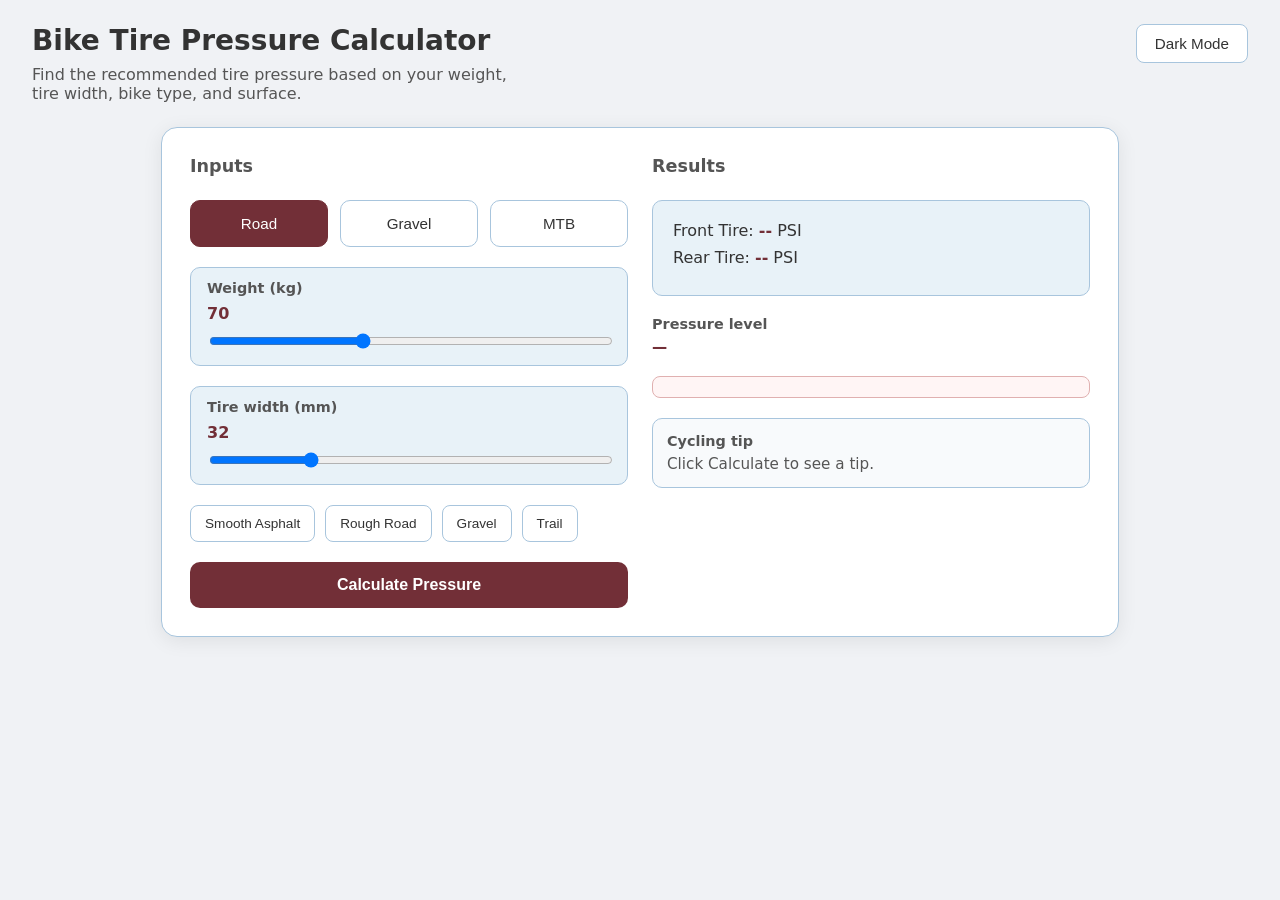
<file: Projects/Bike Tire Pressure Calculator/index.html>
<!DOCTYPE html>
<html>
<head>
  <title>Bike Tire Pressure Calculator</title>
  <link rel="stylesheet" href="style.css">
</head>
<body>

  <header class="header">
    <div class="header-text">
      <h1>Bike Tire Pressure Calculator</h1>
      <p>Find the recommended tire pressure based on your weight, tire width, bike type, and surface.</p>
    </div>
    <button id="darkModeBtn" class="dark-mode-btn" type="button">Dark Mode</button>
  </header>

  <main class="bento-card">
    <section class="left-panel">
      <h2>Inputs</h2>
      <div class="bike-cards">
        <button type="button" class="bike-card" id="bikeRoad">Road</button>
        <button type="button" class="bike-card" id="bikeGravel">Gravel</button>
        <button type="button" class="bike-card" id="bikeMTB">MTB</button>
      </div>
      <div class="slider-block">
        <h3>Weight (kg)</h3>
        <span id="weightValue">70</span>
        <input type="range" id="weightSlider" min="40" max="120" value="70">
      </div>
      <div class="slider-block">
        <h3>Tire width (mm)</h3>
        <span id="widthValue">32</span>
        <input type="range" id="widthSlider" min="23" max="60" value="32">
      </div>
      <div class="surface-buttons">
        <button type="button" class="surface-btn" id="surfaceSmooth">Smooth Asphalt</button>
        <button type="button" class="surface-btn" id="surfaceRough">Rough Road</button>
        <button type="button" class="surface-btn" id="surfaceGravel">Gravel</button>
        <button type="button" class="surface-btn" id="surfaceTrail">Trail</button>
      </div>
      <button type="button" id="calculateBtn" class="calculate-btn">Calculate Pressure</button>
    </section>

    <section class="right-panel">
      <h2>Results</h2>
      <div class="result-area">
        <p>Front Tire: <span id="frontPsi">--</span> PSI</p>
        <p>Rear Tire: <span id="rearPsi">--</span> PSI</p>
      </div>
      <div class="pressure-level-block">
        <h3>Pressure level</h3>
        <p id="pressureLevel">—</p>
      </div>
      <div class="warning-block">
        <p id="warningText"></p>
      </div>
      <div class="tip-block">
        <h3>Cycling tip</h3>
        <p id="tipText">Click Calculate to see a tip.</p>
      </div>
    </section>
  </main>

  <script src="script.js"></script>
</body>
</html>
</file>
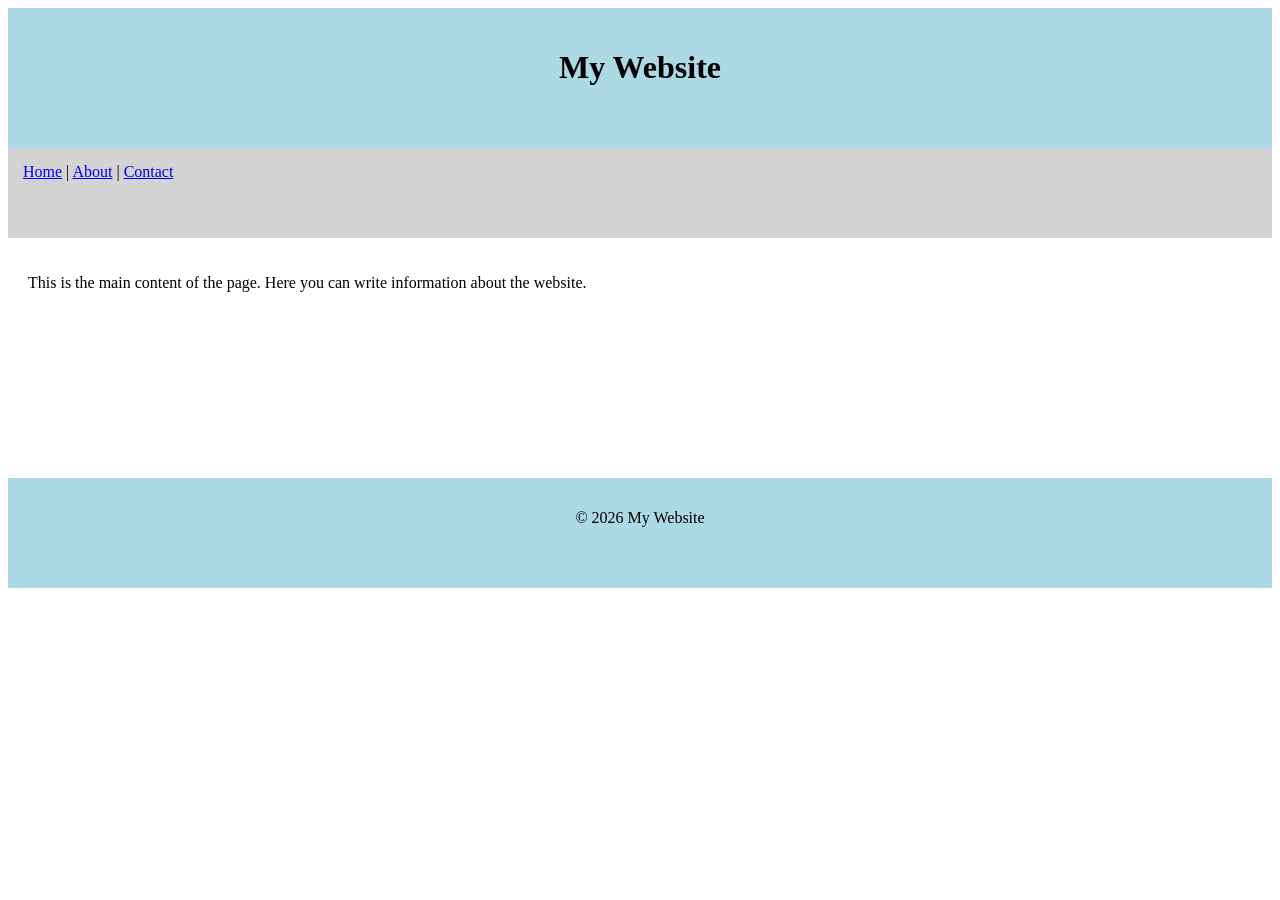
<file: Task 10 - Page Layout & Structure | "HTML Structure".html>
<!DOCTYPE html>
<html>

<head>
    <style>
        header {
            background-color: lightblue;
            padding: 20px;
            text-align: center;
            height: 100px;
        }

        nav {
            background-color: lightgray;
            padding: 15px;
            height: 60px;
        }

        main {
            background-color: white;
            padding: 20px;
            height: 200px;
        }

        footer {
            background-color: lightblue;
            padding: 15px;
            text-align: center;
            height: 80px;
        }
    </style>
</head>

<body>

    <header>
        <h1>My Website</h1>
    </header>

    <nav>
        <a href="#">Home</a> |
        <a href="#">About</a> |
        <a href="#">Contact</a>
    </nav>

    <main>
        <p>
            This is the main content of the page. Here you can write information
            about the website.
        </p>
    </main>

    <footer>
        <p>© 2026 My Website</p>
    </footer>

</body>

</html>
</file>
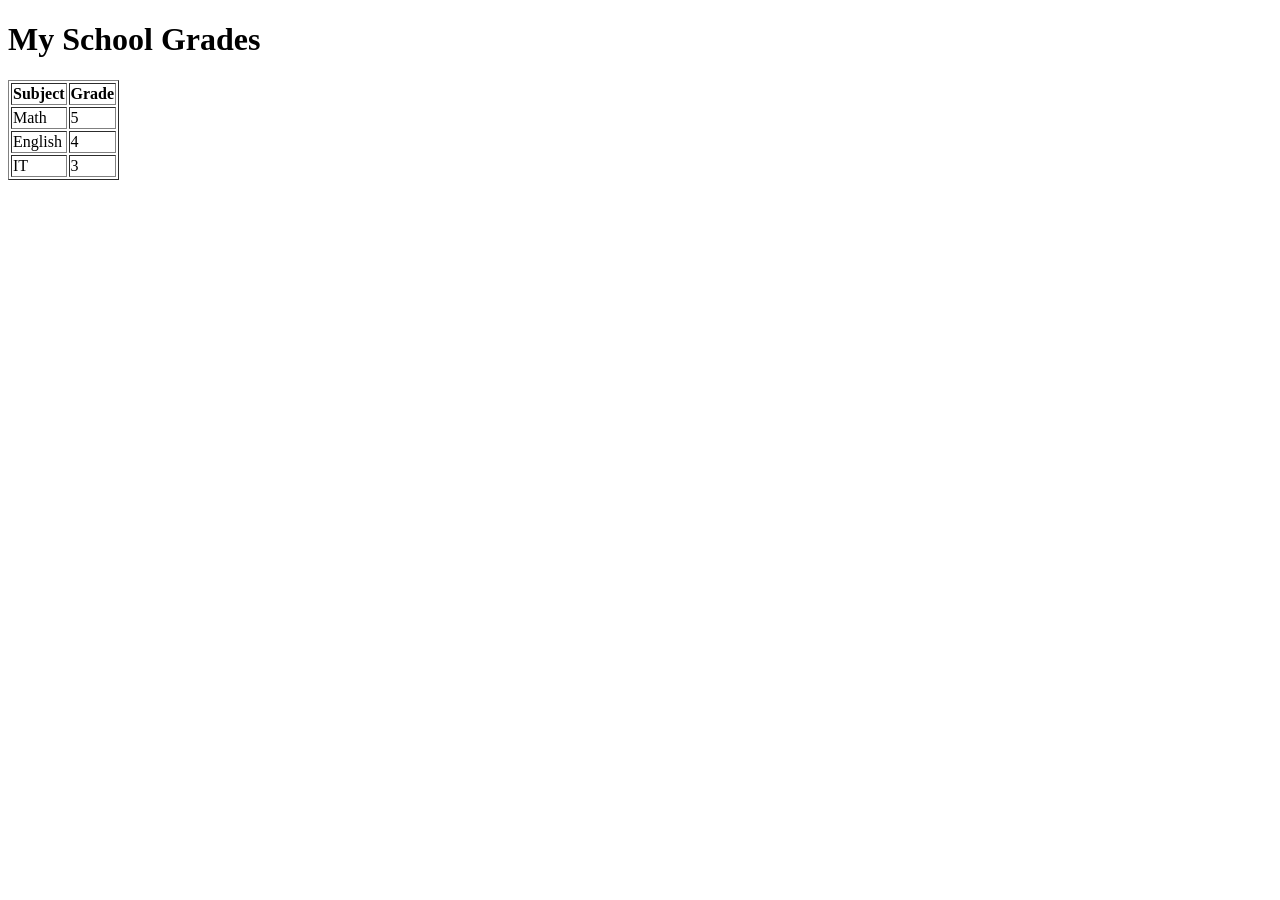
<file: Task 3 - School Grades Table.html>
<!DOCTYPE html>
<html>
<head>
</head>
<body>

    <h1>My School Grades</h1>

    <table border="1">
        <thead>
            <tr>
                <th>Subject</th>
                <th>Grade</th>
            </tr>
        </thead>
        <tbody>
            <tr>
                <td>Math</td>
                <td>5</td>
            </tr>
            <tr>
                <td>English</td>
                <td>4</td>
            </tr>
            <tr>
                <td>IT</td>
                <td>3</td>
            </tr>
        </tbody>
    </table>

</body>
</html>
</file>
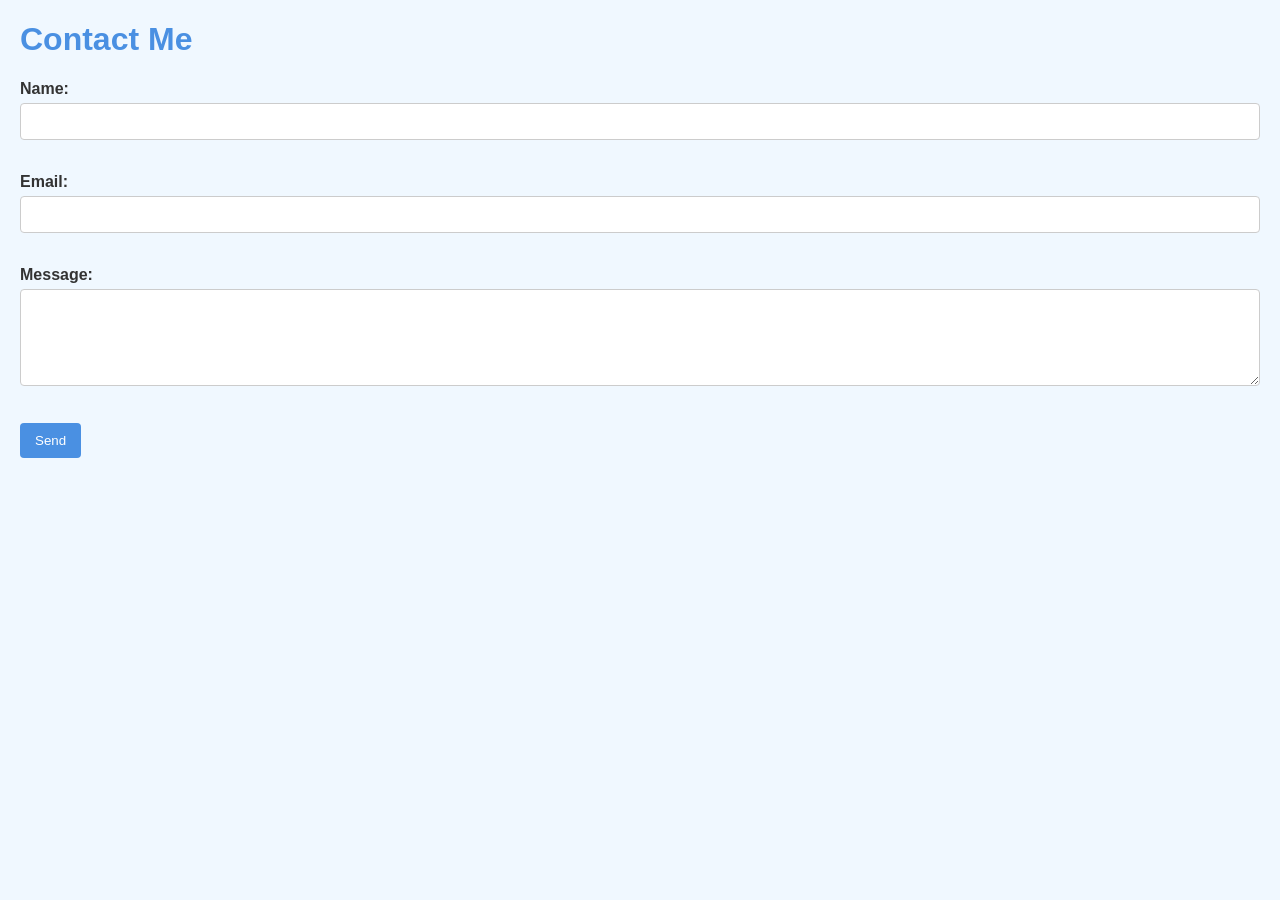
<file: Task 7 - Styling a Contact Form | "Contact Form".html>
<!DOCTYPE html>
<html>
<head>
    <style>
        body {
            font-family: Arial, sans-serif;
            background-color: #f0f8ff;
            color: #333333;
            margin: 20px;
        }

        h1 {
            color: #4a90e2;
        }

        label {
            font-weight: bold;
        }

        input[type="text"], input[type="email"], textarea {
            width: 100%;
            padding: 10px;
            margin-top: 5px;
            margin-bottom: 15px;
            border: 1px solid #cccccc;
            border-radius: 4px;
            box-sizing: border-box;
        }

        button {
            background-color: #4a90e2;
            color: white;
            padding: 10px 15px;
            border: none;
            border-radius: 4px;
            cursor: pointer;
        }

        button:hover {
            background-color: #357ab8;
        }
    </style>
</head>
<body>

    <h1>Contact Me</h1>

    <form action="#" method="post">

        <label for="name">Name:</label><br>
        <input type="text" id="name" name="name"><br><br>

        <label for="email">Email:</label><br>
        <input type="email" id="email" name="email"><br><br>

        <label for="message">Message:</label><br>
        <textarea id="message" name="message" rows="5" cols="30"></textarea><br><br>

        <button type="submit">Send</button>

    </form>

</body>
</html>
</file>
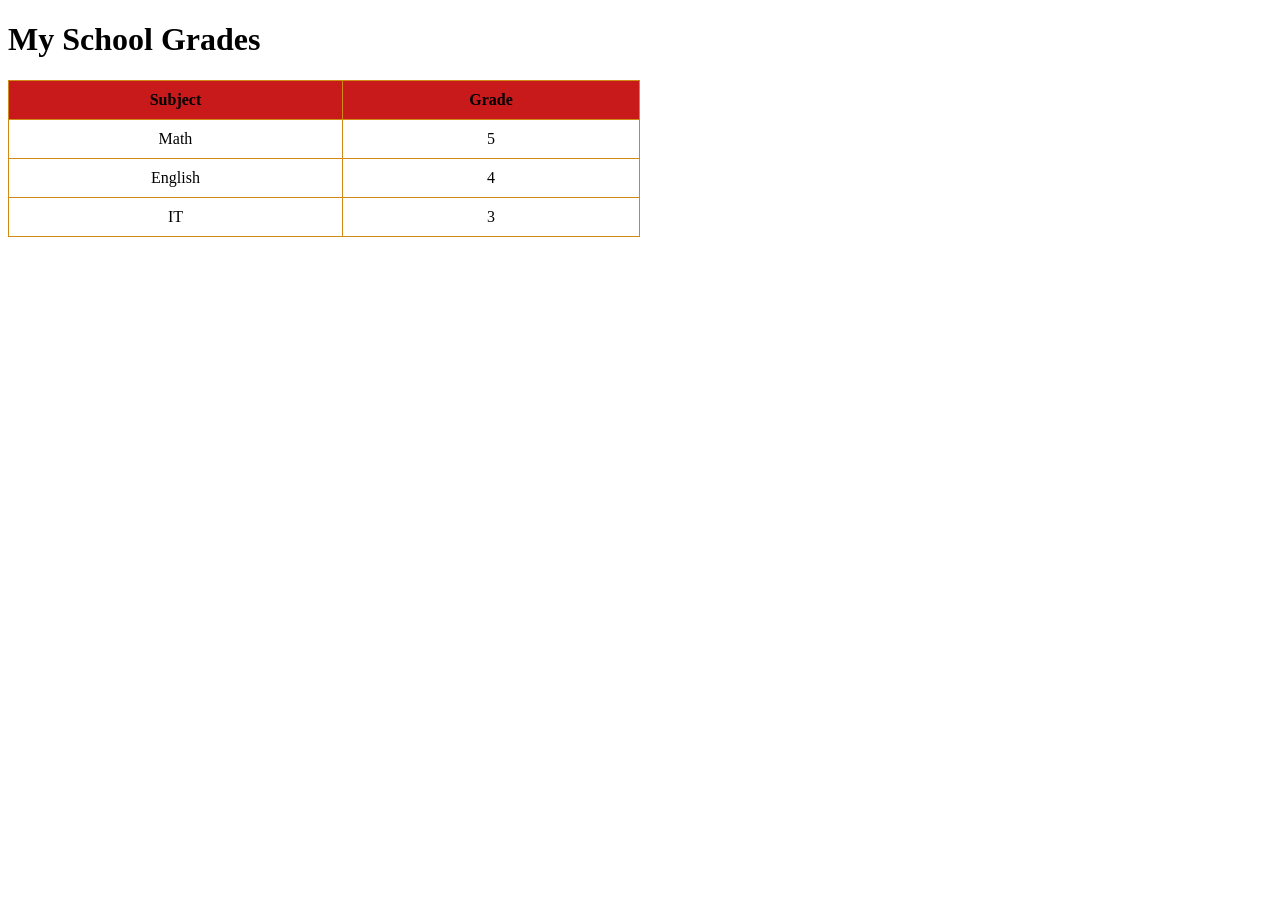
<file: Task 8 - Table Styling | "Grades Table".html>
<!DOCTYPE html>
<html>

<head>
    <style>
        table {
            border: 1px solid black;
            border-collapse: collapse;
            width: 50%;
        }

        th,
        td {
            border: 1px solid rgb(207, 139, 22);
            text-align: center;
            padding: 10px;
        }

        th {
            background-color: #c81a1a;
        }
    </style>
</head>

<body>

    <h1>My School Grades</h1>

    <table border="1">
        <thead>
            <tr>
                <th>Subject</th>
                <th>Grade</th>
            </tr>
        </thead>
        <tbody>
            <tr>
                <td>Math</td>
                <td>5</td>
            </tr>
            <tr>
                <td>English</td>
                <td>4</td>
            </tr>
            <tr>
                <td>IT</td>
                <td>3</td>
            </tr>
        </tbody>
    </table>

</body>

</html>
</file>
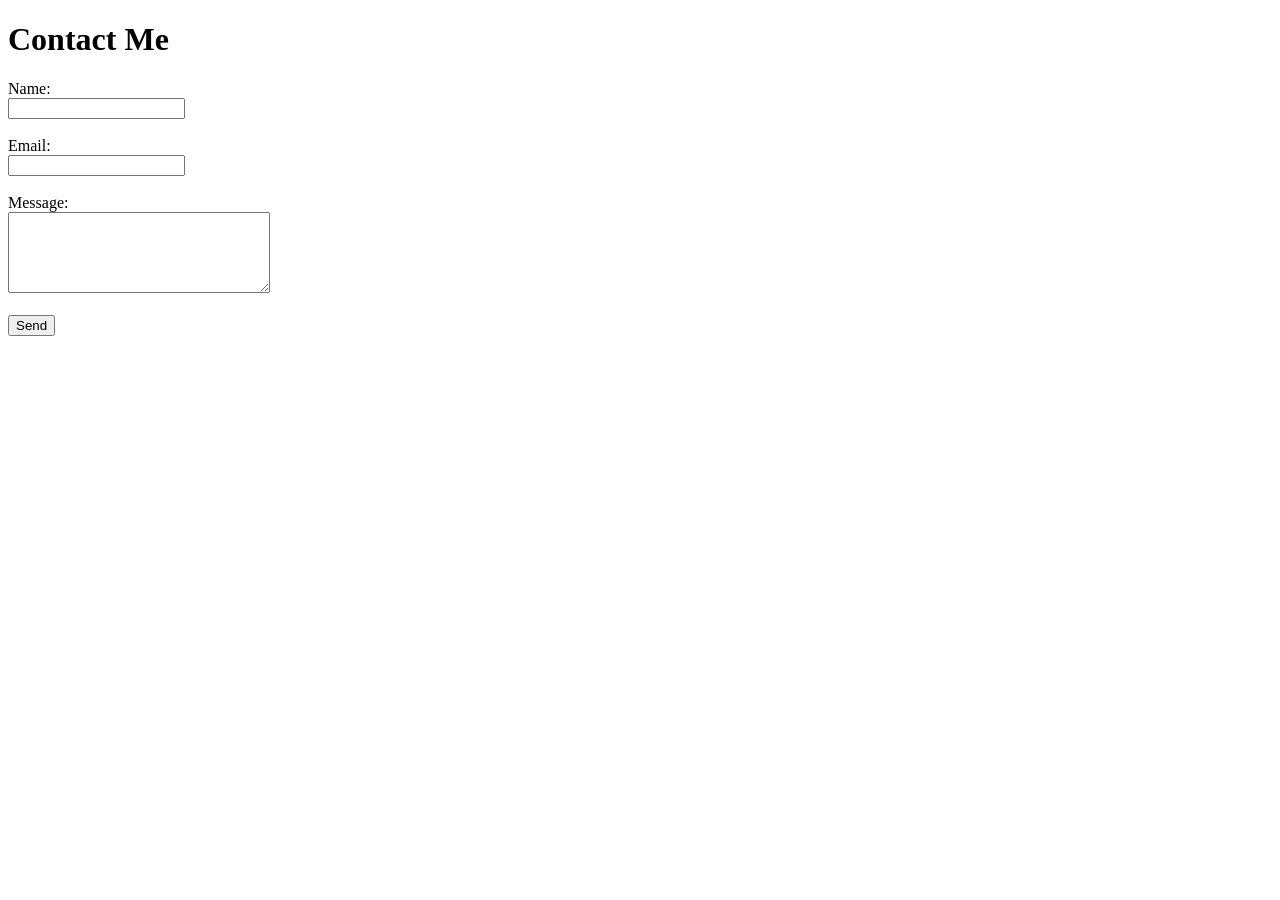
<file: Task _2 _-_Contact_Form.html>
<!DOCTYPE html>
<html>
<head>
</head>
<body>

    <h1>Contact Me</h1>

    <form action="#" method="post">

        <label for="name">Name:</label><br>
        <input type="text" id="name" name="name"><br><br>

        <label for="email">Email:</label><br>
        <input type="email" id="email" name="email"><br><br>

        <label for="message">Message:</label><br>
        <textarea id="message" name="message" rows="5" cols="30"></textarea><br><br>

        <button type="submit">Send</button>

    </form>

</body>
</html>
</file>
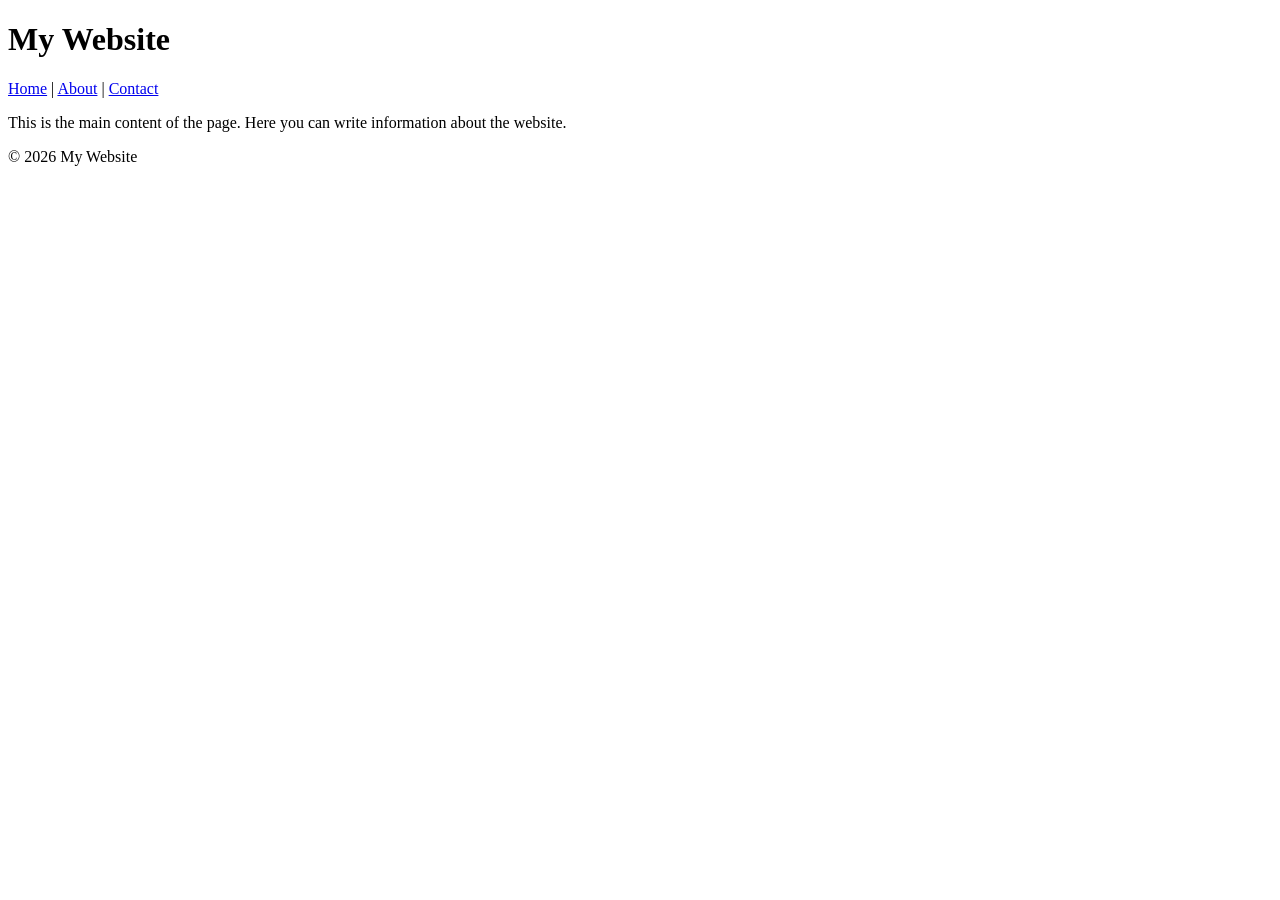
<file: Task_5_-_HTML_Structure_Practice.html>
<!DOCTYPE html>
<html>
<head>
</head>
<body>

    <header>
        <h1>My Website</h1>
    </header>

    <nav>
        <a href="#">Home</a> |
        <a href="#">About</a> |
        <a href="#">Contact</a>
    </nav>

    <main>
        <p>
            This is the main content of the page. Here you can write information
            about the website.
        </p>
    </main>

    <footer>
        <p>© 2026 My Website</p>
    </footer>

</body>
</html>
</file>
<file: Projects/Bike Tire Pressure Calculator/style.css>
body {
  margin: 0;
  padding: 24px;
  font-family: system-ui, sans-serif;
  background-color: #f0f2f5;
  color: #333;
  transition: background-color 0.3s, color 0.3s;
}

.header {
  display: flex;
  flex-direction: row;
  justify-content: space-between;
  align-items: flex-start;
  margin-bottom: 24px;
  padding: 0 8px;
}
.header-text h1 {
  margin: 0 0 8px 0;
  color: #333;
  font-size: 1.75rem;
}
.header-text p {
  margin: 0;
  color: #555;
  max-width: 480px;
}

.dark-mode-btn {
  padding: 10px 18px;
  border: 1px solid #A8C5DD;
  border-radius: 8px;
  background-color: #fff;
  color: #333;
  font-size: 0.95rem;
  cursor: pointer;
  transition: background-color 0.2s, color 0.2s;
}
.dark-mode-btn:hover {
  background-color: #E8F2F8;
  color: #722F37;
}


.bento-card {
  display: grid;
  grid-template-columns: 1fr 1fr;
  gap: 24px;
  max-width: 900px;
  margin: 0 auto;
  padding: 28px;
  background-color: #fff;
  border: 1px solid #A8C5DD;
  border-radius: 16px;
  box-shadow: 0 4px 20px rgba(0, 0, 0, 0.08);
}


.left-panel {
  display: flex;
  flex-direction: column;
  gap: 20px;
}
.left-panel h2,
.right-panel h2 {
  margin: 0 0 4px 0;
  font-size: 1.1rem;
  color: #555;
}
.bike-cards {
  display: flex;
  flex-direction: row;
  gap: 12px;
}
.bike-card {
  flex: 1;
  padding: 14px;
  border: 1px solid #A8C5DD;
  border-radius: 10px;
  background-color: #fff;
  color: #333;
  font-size: 0.95rem;
  cursor: pointer;
  transition: background-color 0.2s, color 0.2s, box-shadow 0.2s;
}
.bike-card:hover {
  background-color: #E8F2F8;
  box-shadow: 0 2px 8px rgba(0, 0, 0, 0.06);
}
.bike-card.selected {
  background-color: #722F37;
  color: #fff;
  border-color: #722F37;
}
.slider-block {
  padding: 12px 16px;
  background-color: #E8F2F8;
  border: 1px solid #A8C5DD;
  border-radius: 10px;
}
.slider-block h3 {
  margin: 0 0 8px 0;
  font-size: 0.9rem;
  color: #555;
}
.slider-block span {
  display: inline-block;
  margin-bottom: 6px;
  font-weight: 600;
  color: #722F37;
}
.slider-block input {
  width: 100%;
  margin-top: 4px;
}
.surface-buttons {
  display: flex;
  flex-direction: row;
  flex-wrap: wrap;
  gap: 10px;
}
.surface-btn {
  padding: 10px 14px;
  border: 1px solid #A8C5DD;
  border-radius: 8px;
  background-color: #fff;
  color: #333;
  font-size: 0.85rem;
  cursor: pointer;
  transition: background-color 0.2s, color 0.2s;
}
.surface-btn:hover {
  background-color: #E8F2F8;
}
.surface-btn.active {
  background-color: #722F37;
  color: #fff;
  border-color: #722F37;
}
.calculate-btn {
  padding: 14px 24px;
  border: none;
  border-radius: 10px;
  background-color: #722F37;
  color: #fff;
  font-size: 1rem;
  font-weight: 600;
  cursor: pointer;
  transition: background-color 0.2s, box-shadow 0.2s;
}
.calculate-btn:hover {
  background-color: #8B3A42;
  box-shadow: 0 4px 12px rgba(114, 47, 55, 0.35);
}

.right-panel {
  display: flex;
  flex-direction: column;
  gap: 20px;
}

.result-area {
  padding: 20px;
  background-color: #E8F2F8;
  border: 1px solid #A8C5DD;
  border-radius: 10px;
}
.result-area p {
  margin: 0 0 8px 0;
  font-size: 1rem;
}
.result-area span {
  font-weight: 700;
  color: #722F37;
}

.pressure-level-block h3,
.tip-block h3 {
  margin: 0 0 6px 0;
  font-size: 0.9rem;
  color: #555;
}
.pressure-level-block p,
.tip-block p {
  margin: 0;
  font-size: 0.95rem;
}
#pressureLevel {
  font-weight: 600;
  color: #722F37;
}


.warning-block {
  padding: 10px 14px;
  border-radius: 8px;
  background-color: #fff5f5;
  border: 1px solid #e0b0b0;
}
.warning-block p {
  margin: 0;
  font-size: 0.9rem;
  color: #8B3A42;
}
.tip-block {
  padding: 14px;
  background-color: #f8fafc;
  border: 1px solid #A8C5DD;
  border-radius: 10px;
}
#tipText {
  color: #555;
}

body.dark-mode {
  background-color: #2c2c2c;
  color: #e0e0e0;
}
body.dark-mode .header-text h1 {
  color: #f0f0f0;
}
body.dark-mode .header-text p {
  color: #b0b0b0;
}
body.dark-mode .dark-mode-btn {
  background-color: #3a3a3a;
  color: #e0e0e0;
  border-color: #555;
}
body.dark-mode .dark-mode-btn:hover {
  background-color: #4a4a4a;
  color: #f0f0f0;
}
body.dark-mode .bento-card {
  background-color: #3a3a3a;
  border-color: #555;
  box-shadow: 0 4px 20px rgba(0, 0, 0, 0.3);
}
body.dark-mode .left-panel h2,
body.dark-mode .right-panel h2 {
  color: #b0b0b0;
}
body.dark-mode .bike-card {
  background-color: #3a3a3a;
  color: #e0e0e0;
  border-color: #555;
}
body.dark-mode .bike-card:hover {
  background-color: #4a4a4a;
}
body.dark-mode .bike-card.selected {
  background-color: #8B3A42;
  color: #fff;
  border-color: #8B3A42;
}
body.dark-mode .slider-block {
  background-color: #2c2c2c;
  border-color: #555;
}
body.dark-mode .slider-block h3 {
  color: #b0b0b0;
}
body.dark-mode .slider-block span {
  color: #d4a0a0;
}
body.dark-mode .surface-btn {
  background-color: #3a3a3a;
  color: #e0e0e0;
  border-color: #555;
}
body.dark-mode .surface-btn:hover {
  background-color: #4a4a4a;
}
body.dark-mode .surface-btn.active {
  background-color: #8B3A42;
  color: #fff;
  border-color: #8B3A42;
}
body.dark-mode .calculate-btn {
  background-color: #8B3A42;
}
body.dark-mode .calculate-btn:hover {
  background-color: #9e4a52;
}
body.dark-mode .result-area {
  background-color: #2c2c2c;
  border-color: #555;
}
body.dark-mode .result-area span {
  color: #d4a0a0;
}
body.dark-mode .pressure-level-block p,
body.dark-mode #pressureLevel {
  color: #d4a0a0;
}
body.dark-mode .warning-block {
  background-color: #4a3030;
  border-color: #6a4040;
}
body.dark-mode .warning-block p {
  color: #e8a0a0;
}
body.dark-mode .tip-block {
  background-color: #2c2c2c;
  border-color: #555;
}
body.dark-mode #tipText {
  color: #b0b0b0;
}
</file>
